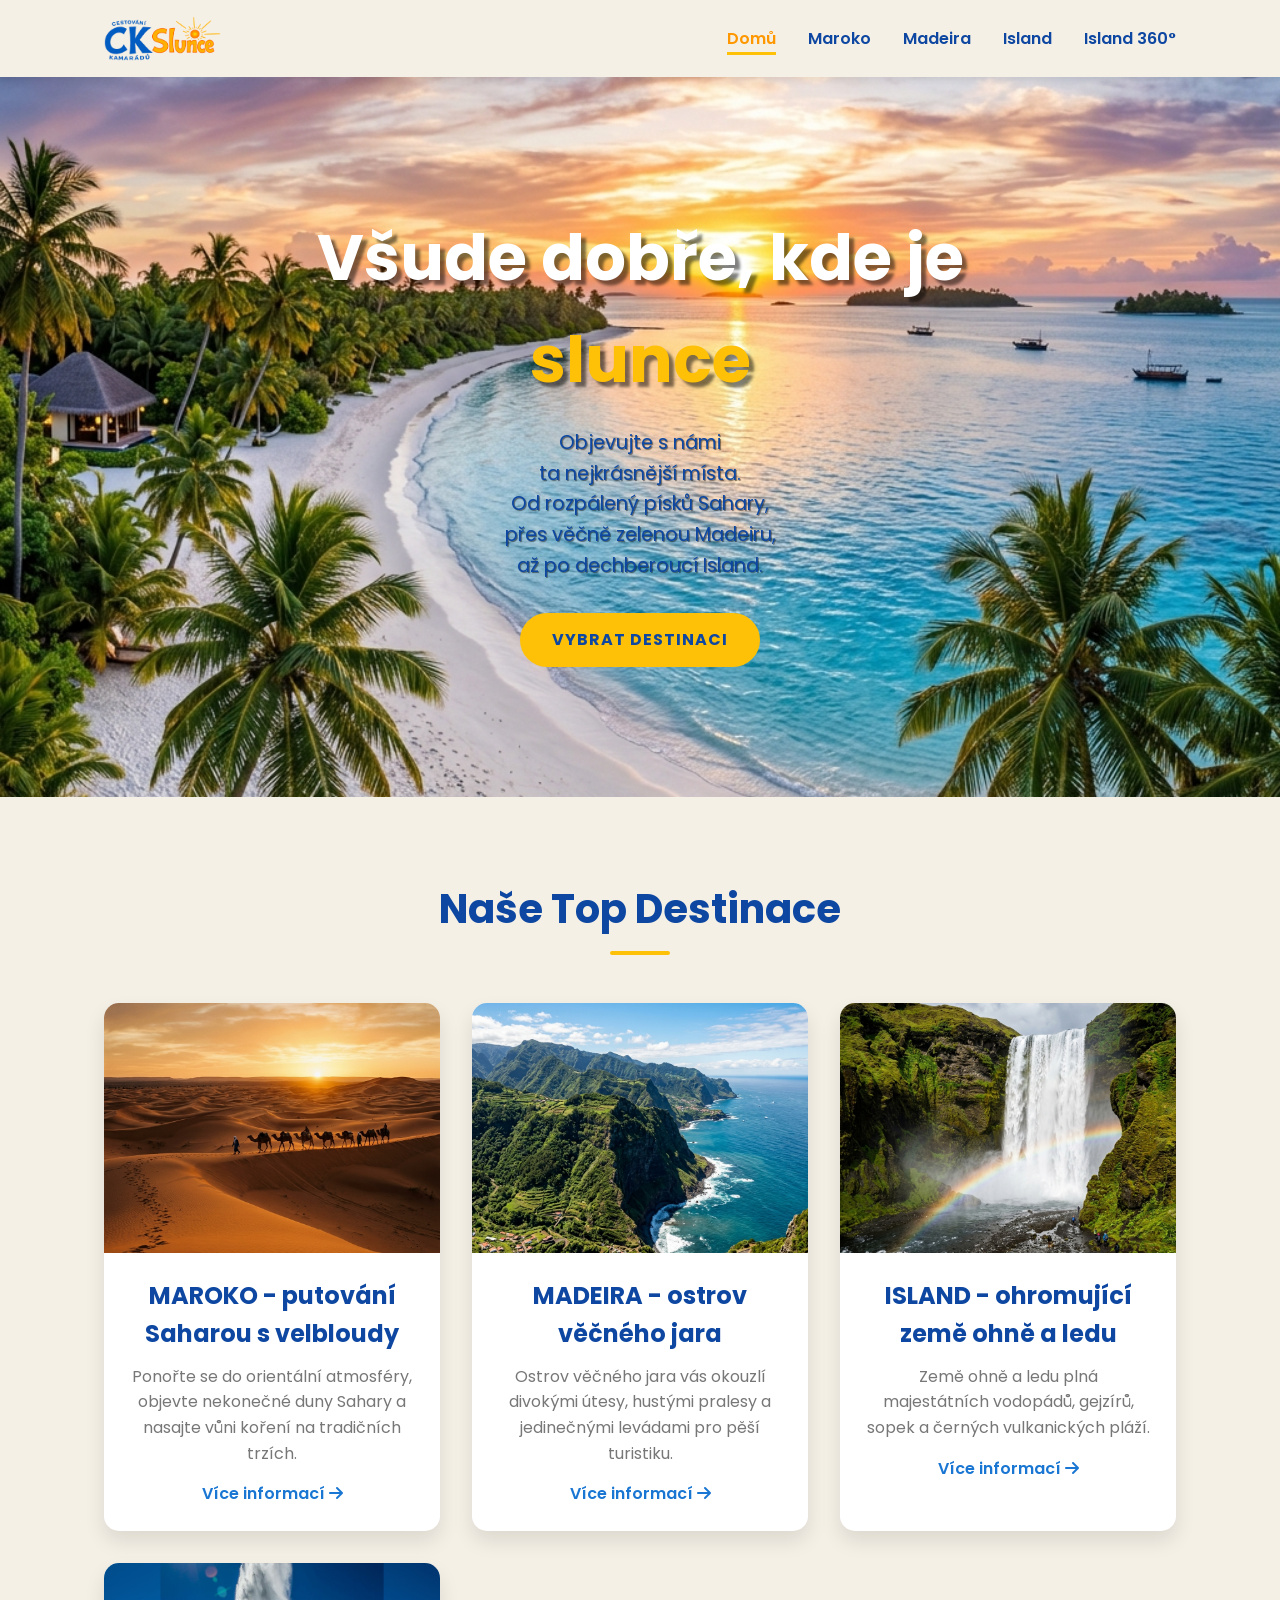
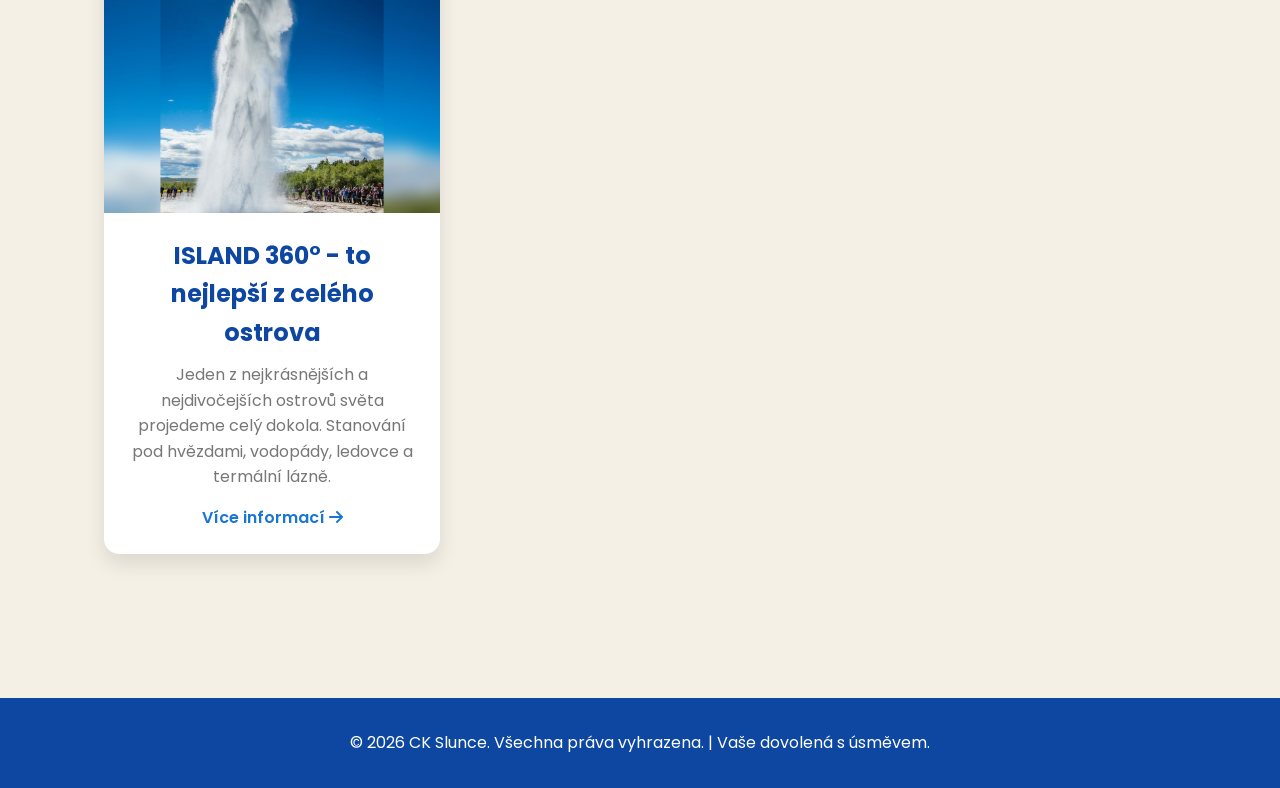
<file: index.html>
<!DOCTYPE html>
<html lang="cs">

<head>
    <meta charset="UTF-8">
    <meta name="viewport" content="width=device-width, initial-scale=1.0">
    <title>CK Slunce | Zážitkové cesty za dobrodružstvím</title>
    <meta name="description"
        content="Cestování kamarádů CK Slunce - nabízíme nezapomenutelné zájezdy do destinací jako Maroko, Madeira a Island.">
    <link rel="stylesheet" href="css/style.css">
    <link href="https://cdnjs.cloudflare.com/ajax/libs/font-awesome/6.0.0/css/all.min.css" rel="stylesheet">
    <!-- Strukturovaná data pro vyhledávače (SEO) -->
    <script type="application/ld+json">
    {
      "@context": "https://schema.org",
      "@type": "TravelAgency",
      "name": "CK Slunce",
      "alternateName": ["ckslunce", "Cestování kamarádů Slunce"],
      "url": "https://www.ckslunce.cz",
      "logo": "https://www.ckslunce.cz/images/logo_transparent.png",
      "description": "Zážitkové cesty za dobrodružstvím s CK Slunce. Nabízíme zájezdy do destinací jako Maroko, Madeira a Island."
    }
    </script>
</head>

<body>

    <header>
        <nav>
            <a href="index.html" class="logo">
                <img src="images/logo_transparent.png" alt="CK Slunce (ckslunce) logo">
            </a>
            <ul class="nav-links">
                <li><a href="index.html" class="active">Domů</a></li>
                <li><a href="maroko.html">Maroko</a></li>
                <li><a href="madeira.html">Madeira</a></li>
                <li><a href="island.html">Island</a></li>
                <li><a href="island360.html">Island 360°</a></li>
            </ul>
            <button class="menu-toggle" id="menu-toggle" aria-label="Menu" aria-expanded="false">
                <span></span>
                <span></span>
                <span></span>
            </button>
        </nav>
    </header>

    <section class="hero" style="background-image: url('images/background_0.jpg');">
        <div class="hero-content">
            <h1>Všude dobře, kde je <span>slunce</span></h1>
            <p>Objevujte s námi<br>
                ta nejkrásnější místa.<br>
                Od rozpálený písků Sahary, <br>
                přes věčně zelenou Madeiru,<br>
                až po dechberoucí Island.</p>
            <a href="#destinace" class="btn">Vybrat destinaci</a>
        </div>
    </section>

    <section id="destinace" class="destinations">
        <h2 class="section-title">Naše Top Destinace</h2>
        <div class="grid">

            <a href="maroko.html" class="card">
                <div class="card-img">
                    <img src="images/maroko_1.jpg" alt="Maroko zájezd">
                </div>
                <div class="card-content">
                    <h3>MAROKO - putování Saharou s velbloudy</h3>
                    <p>Ponořte se do orientální atmosféry, objevte nekonečné duny Sahary a nasajte vůni koření na
                        tradičních trzích.</p>
                    <span class="card-btn">Více informací <i class="fas fa-arrow-right"></i></span>
                </div>
            </a>

            <a href="madeira.html" class="card">
                <div class="card-img">
                    <img src="images/madeira_1.jpg" alt="Madeira zájezd">
                </div>
                <div class="card-content">
                    <h3>MADEIRA - ostrov věčného jara</h3>
                    <p>Ostrov věčného jara vás okouzlí divokými útesy, hustými pralesy a jedinečnými levádami pro pěší
                        turistiku.</p>
                    <span class="card-btn">Více informací <i class="fas fa-arrow-right"></i></span>
                </div>
            </a>

            <a href="island.html" class="card">
                <div class="card-img">
                    <img src="images/island_1.jpg" alt="Island zájezd">
                </div>
                <div class="card-content">
                    <h3>ISLAND - ohromující země ohně a ledu</h3>
                    <p>Země ohně a ledu plná majestátních vodopádů, gejzírů, sopek a černých vulkanických pláží.</p>
                    <span class="card-btn">Více informací <i class="fas fa-arrow-right"></i></span>
                </div>
            </a>

            <a href="island360.html" class="card">
                <div class="card-img">
                    <img src="images/island360_1.jpg" alt="Island 360 zájezd">
                </div>
                <div class="card-content">
                    <h3>ISLAND 360° - to nejlepší z celého ostrova</h3>
                    <p>Jeden z nejkrásnějších a nejdivočejších ostrovů světa projedeme celý dokola. Stanování pod hvězdami, vodopády, ledovce a termální lázně.</p>
                    <span class="card-btn">Více informací <i class="fas fa-arrow-right"></i></span>
                </div>
            </a>

        </div>
    </section>

    <footer>
        <p>&copy; 2026 CK Slunce. Všechna práva vyhrazena. | Vaše dovolená s úsměvem.</p>
    </footer>

    <script src="js/menu.js"></script>
</body>

</html>
</file>
<file: css/style.css>
@import url('https://fonts.googleapis.com/css2?family=Poppins:wght@300;400;600;700&display=swap');

:root {
    --primary-color: #FFC107;
    /* Slunečná žlutá */
    --primary-dark: #FF9800;
    /* Tmavší žlutá/oranžová */
    --secondary-color: #0D47A1;
    /* Tmavě modrá */
    --secondary-light: #1976D2;
    /* Světlejší modrá */
    --text-color: #333333;
    --text-light: #777777;
    #--bg-color: #F8F9FA;
    --bg-color: #f5f0e6;
    --white: #FFFFFF;
    --bezova: #f5f0e6;
    --shadow: 0 10px 20px rgba(0, 0, 0, 0.1);
}

* {
    margin: 0;
    padding: 0;
    box-sizing: border-box;
}

body {
    font-family: 'Poppins', sans-serif;
    color: var(--text-color);
    background-color: var(--bg-color);
    line-height: 1.6;
}

a {
    text-decoration: none;
    color: inherit;
}

/* Header & Navigation */
header {
    background-color: var(--bezova);
    box-shadow: 0 2px 10px rgba(0, 0, 0, 0.1);
    position: sticky;
    top: 0;
    z-index: 1000;
}

nav {
    display: flex;
    justify-content: space-between;
    align-items: center;
    padding: 1rem 5%;
    max-width: 1200px;
    margin: 0 auto;
}

.logo {
    display: flex;
    align-items: center;
}

.logo img {
    height: 45px;
    width: auto;
    display: block;
    transition: var(--transition);
}

.logo:hover img {
    transform: scale(1.03);
}

.nav-links {
    list-style: none;
    display: flex;
    gap: 2rem;
}

.nav-links a {
    font-weight: 600;
    color: var(--secondary-color);
    transition: var(--transition);
    position: relative;
    padding-bottom: 5px;
}

.nav-links a::after {
    content: '';
    position: absolute;
    width: 0;
    height: 3px;
    background-color: var(--primary-color);
    bottom: 0;
    left: 0;
    transition: var(--transition);
}

.nav-links a:hover::after,
.nav-links a.active::after {
    width: 100%;
}

.nav-links a:hover,
.nav-links a.active {
    color: var(--primary-dark);
}

/* Hero Section */
.hero {
    height: 80vh;
    background-size: cover;
    background-position: center;
    position: relative;
    display: flex;
    align-items: center;
    justify-content: center;
    text-align: center;
    color: var(--white);
}

.hero::before {
    content: '';
    position: absolute;
    top: 0;
    left: 0;
    width: 100%;
    height: 100%;
    background: rgba(13, 71, 161, -0.6);
}


.hero-content {
    position: relative;
    z-index: 1;
    max-width: 800px;
    padding: 2rem;
}

.hero h1 {
    font-size: 4rem;
    font-weight: 700;
    margin-bottom: 1rem;
    # text-shadow: 2px 2px 4px rgba(0, 0, 0, 0.5);
    text-shadow: 5px 5px 3px rgba(0, 0, 0, 0.5);
}

.hero h1 span {
    color: var(--primary-color);
}

.hero p {
    font-size: 1.2rem;
    margin-bottom: 2rem;
    text-shadow: 1px 1px 1px rgba(0, 0, 0, 0.5);
    color: var(--secondary-color);
}

.btn {
    display: inline-block;
    padding: 12px 30px;
    background-color: var(--primary-color);
    color: var(--secondary-color);
    border-radius: 30px;
    font-weight: 700;
    text-transform: uppercase;
    letter-spacing: 1px;
    transition: var(--transition);
    border: 2px solid var(--primary-color);
}

.btn:hover {
    background-color: transparent;
    color: var(--primary-color);
}

/* Destinations Grid (Home) */
.destinations {
    padding: 5rem 5%;
    max-width: 1200px;
    margin: 0 auto;
}

.section-title {
    text-align: center;
    font-size: 2.5rem;
    color: var(--secondary-color);
    margin-bottom: 3rem;
    position: relative;
}

.section-title::after {
    content: '';
    display: block;
    width: 60px;
    height: 4px;
    background-color: var(--primary-color);
    margin: 10px auto 0;
    border-radius: 2px;
}

.grid {
    display: grid;
    grid-template-columns: repeat(auto-fit, minmax(300px, 1fr));
    gap: 2rem;
}

.card {
    background: var(--white);
    border-radius: 15px;
    overflow: hidden;
    box-shadow: var(--shadow);
    transition: var(--transition);
    cursor: pointer;
}

.card:hover {
    transform: translateY(-10px);
    box-shadow: 0 15px 30px rgba(0, 0, 0, 0.2);
}

.card-img {
    height: 250px;
    overflow: hidden;
}

.card-img img {
    width: 100%;
    height: 100%;
    object-fit: cover;
    transition: transform 0.5s ease;
}

.card:hover .card-img img {
    transform: scale(1.1);
}

.card-content {
    padding: 1.5rem;
    text-align: center;
}

.card-content h3 {
    font-size: 1.5rem;
    color: var(--secondary-color);
    margin-bottom: 10px;
}

.card-content p {
    color: var(--text-light);
    margin-bottom: 15px;
}

.card-btn {
    display: inline-block;
    color: var(--secondary-light);
    font-weight: 600;
    transition: var(--transition);
}

.card-btn:hover {
    color: var(--primary-dark);
}

/* Destination Pages Specific */
.dest-page {
    padding: 4rem 5%;
    max-width: 1200px;
    margin: 0 auto;
}

.dest-header {
    text-align: center;
    margin-bottom: 3rem;
}

.dest-header h1 {
    font-size: 3rem;
    color: var(--secondary-color);
    margin-bottom: 1rem;
}

.dest-desc {
    font-size: 1.1rem;
    color: var(--text-color);
    max-width: 800px;
    margin: 0 auto 3rem;
    text-align: center;
}

.gallery {
    display: grid;
    grid-template-columns: repeat(auto-fit, minmax(400px, 1fr));
    gap: 2rem;
}

.gallery img {
    width: 100%;
    height: 400px;
    object-fit: cover;
    border-radius: 15px;
    box-shadow: var(--shadow);
    transition: var(--transition);
    cursor: pointer;
}

.gallery img:hover {
    transform: scale(1.02);
}

/* Footer */
footer {
    background-color: var(--secondary-color);
    color: var(--white);
    text-align: center;
    padding: 2rem 5%;
    margin-top: 4rem;
}

/* Modal Popup styles */
.modal-overlay {
    position: fixed;
    top: 0;
    left: 0;
    width: 100%;
    height: 100%;
    background: rgba(13, 71, 161, 0.4);
    backdrop-filter: blur(8px);
    -webkit-backdrop-filter: blur(8px);
    display: flex;
    justify-content: center;
    align-items: center;
    z-index: 2000;
    opacity: 0;
    pointer-events: none;
    transition: opacity 0.4s ease;
}

.modal-overlay.active {
    opacity: 1;
    pointer-events: all;
}

.modal-container {
    background: var(--white);
    width: 90%;
    max-width: 800px;
    max-height: 85vh;
    border-radius: 20px;
    box-shadow: 0 20px 50px rgba(13, 71, 161, 0.15);
    overflow-y: auto;
    position: relative;
    transform: scale(0.9) translateY(20px);
    transition: transform 0.4s cubic-bezier(0.165, 0.84, 0.44, 1);
    padding: 2.5rem;
}

.modal-overlay.active .modal-container {
    transform: scale(1) translateY(0);
}

.modal-close {
    position: absolute;
    top: 1.5rem;
    right: 1.5rem;
    font-size: 1.5rem;
    color: var(--text-light);
    cursor: pointer;
    transition: var(--transition);
    border: none;
    background: transparent;
    width: 40px;
    height: 40px;
    border-radius: 50%;
    display: flex;
    align-items: center;
    justify-content: center;
    background: var(--bg-color);
}

.modal-close:hover {
    color: var(--secondary-color);
    background: var(--primary-color);
    transform: rotate(90deg);
}

.modal-header {
    margin-bottom: 2rem;
    border-bottom: 2px solid var(--bg-color);
    padding-bottom: 1.5rem;
}

.modal-header h2 {
    color: var(--secondary-color);
    font-size: 2.2rem;
    font-weight: 700;
}

.modal-meta {
    display: flex;
    flex-wrap: wrap;
    gap: 1.5rem;
    margin-top: 1rem;
    font-size: 1.05rem;
}

.modal-meta-item {
    display: flex;
    align-items: center;
    gap: 10px;
    font-weight: 600;
    color: var(--secondary-light);
    background: rgba(25, 118, 210, 0.05);
    padding: 6px 16px;
    border-radius: 20px;
}

.modal-meta-item i {
    color: var(--primary-dark);
}

.modal-body {
    display: flex;
    flex-direction: column;
    gap: 1.5rem;
}

.modal-body h3 {
    color: var(--secondary-color);
    font-size: 1.4rem;
    border-left: 4px solid var(--primary-color);
    padding-left: 10px;
    margin-top: 0.5rem;
}

.program-timeline {
    position: relative;
    border-left: 2px solid rgba(25, 118, 210, 0.2);
    padding-left: 2rem;
    margin-left: 10px;
    margin-top: 1.5rem;
}

.program-day {
    position: relative;
    margin-bottom: 2rem;
}

.program-day:last-child {
    margin-bottom: 0;
}

.program-day::before {
    content: '';
    position: absolute;
    left: calc(-2rem - 7px);
    top: 6px;
    width: 12px;
    height: 12px;
    border-radius: 50%;
    background-color: var(--primary-color);
    border: 3px solid var(--white);
    box-shadow: 0 0 0 3px var(--secondary-light);
    transition: var(--transition);
}

.program-day:hover::before {
    background-color: var(--secondary-color);
    box-shadow: 0 0 0 3px var(--primary-color);
}

.program-day h4 {
    font-size: 1.15rem;
    color: var(--secondary-color);
    margin-bottom: 6px;
}

.program-day p {
    color: var(--text-color);
    font-size: 0.95rem;
}

.modal-footer {
    margin-top: 2.5rem;
    display: flex;
    justify-content: flex-end;
    gap: 1rem;
    border-top: 2px solid var(--bg-color);
    padding-top: 1.5rem;
}

/* Prevent scrolling when modal is open */
body.modal-open {
    overflow: hidden;
}

/* Form styles inside modal */
.inquiry-form {
    margin-top: 0.5rem;
    display: flex;
    flex-direction: column;
    gap: 1.2rem;
}

.form-intro {
    font-size: 0.95rem;
    color: var(--text-light);
    margin-bottom: 0.5rem;
}

.form-group {
    display: flex;
    flex-direction: column;
    gap: 6px;
}

.form-group label {
    font-size: 0.9rem;
    font-weight: 600;
    color: var(--secondary-color);
}

.form-group input,
.form-group textarea {
    padding: 12px 16px;
    border: 1.5px solid rgba(13, 71, 161, 0.15);
    border-radius: 10px;
    font-family: inherit;
    font-size: 0.95rem;
    color: var(--text-color);
    background-color: var(--bg-color);
    transition: var(--transition);
    width: 100%;
}

.form-group input[readonly] {
    background-color: rgba(25, 118, 210, 0.05);
    border-color: rgba(25, 118, 210, 0.1);
    color: var(--secondary-color);
    font-weight: 600;
    cursor: not-allowed;
}

.form-group input:focus,
.form-group textarea:focus {
    outline: none;
    border-color: var(--secondary-light);
    background-color: var(--white);
    box-shadow: 0 0 0 3px rgba(25, 118, 210, 0.15);
}

.form-row {
    display: grid;
    grid-template-columns: 1fr 1fr;
    gap: 1.2rem;
}

.form-actions {
    display: flex;
    justify-content: flex-end;
    gap: 1rem;
    margin-top: 1rem;
    border-top: 2px solid var(--bg-color);
    padding-top: 1.5rem;
}

.btn-secondary {
    background-color: transparent !important;
    color: var(--secondary-color) !important;
    border-color: var(--secondary-color) !important;
}

.btn-secondary:hover {
    background-color: var(--bg-color) !important;
}

@media (max-width: 600px) {
    .form-row {
        grid-template-columns: 1fr;
        gap: 1.2rem;
    }
}

/* Hamburger Toggle Button */
.menu-toggle {
    display: none;
    flex-direction: column;
    justify-content: space-between;
    width: 30px;
    height: 21px;
    background: transparent;
    border: none;
    cursor: pointer;
    padding: 0;
    z-index: 1100;
}

.menu-toggle span {
    display: block;
    width: 100%;
    height: 3px;
    background-color: var(--secondary-color);
    border-radius: 3px;
    transition: transform 0.3s cubic-bezier(0.645, 0.045, 0.355, 1),
        opacity 0.3s ease,
        background-color 0.3s ease;
}

.menu-toggle.active span:nth-child(1) {
    transform: translateY(9px) rotate(45deg);
    background-color: var(--primary-dark);
}

.menu-toggle.active span:nth-child(2) {
    opacity: 0;
    transform: scaleX(0);
}

.menu-toggle.active span:nth-child(3) {
    transform: translateY(-9px) rotate(-45deg);
    background-color: var(--primary-dark);
}

body.menu-open {
    overflow: hidden;
}

/* Responsive */
@media (max-width: 768px) {
    .menu-toggle {
        display: flex;
    }

    .nav-links {
        position: fixed;
        top: 0;
        right: -100%;
        width: 100%;
        height: 100vh;
        background-color: rgba(245, 240, 230, 0.96);
        backdrop-filter: blur(10px);
        -webkit-backdrop-filter: blur(10px);
        display: flex;
        flex-direction: column;
        justify-content: center;
        align-items: center;
        gap: 2.5rem;
        transition: right 0.4s cubic-bezier(0.77, 0, 0.175, 1);
        z-index: 1050;
        box-shadow: -5px 0 15px rgba(0, 0, 0, 0.05);
        padding: 2rem;
    }

    .nav-links.active {
        right: 0;
    }

    .nav-links li {
        opacity: 0;
        transform: translateY(20px);
        transition: opacity 0.4s ease, transform 0.4s ease;
    }

    .nav-links.active li {
        opacity: 1;
        transform: translateY(0);
    }

    .nav-links.active li:nth-child(1) {
        transition-delay: 0.1s;
    }

    .nav-links.active li:nth-child(2) {
        transition-delay: 0.15s;
    }

    .nav-links.active li:nth-child(3) {
        transition-delay: 0.2s;
    }

    .nav-links.active li:nth-child(4) {
        transition-delay: 0.25s;
    }

    .nav-links a {
        font-size: 1.8rem;
        font-weight: 700;
        color: var(--secondary-color);
        padding: 10px 20px;
    }

    .hero h1 {
        font-size: 2.5rem;
    }

    .gallery {
        grid-template-columns: 1fr;
    }

    .modal-container {
        padding: 1.5rem;
        width: 95%;
    }

    .modal-header h2 {
        font-size: 1.8rem;
    }

    .modal-meta {
        gap: 0.8rem;
    }

    .modal-meta-item {
        font-size: 0.9rem;
        padding: 4px 12px;
    }
}

/* Destination actions layout */
.dest-actions {
    display: flex;
    justify-content: center;
    gap: 1.2rem;
    flex-wrap: wrap;
    margin-top: 1.5rem;
}

.btn-gallery {
    background-color: var(--secondary-color) !important;
    color: var(--white) !important;
    border-color: var(--secondary-color) !important;
}

.btn-gallery:hover {
    background-color: transparent !important;
    color: var(--secondary-color) !important;
}

/* Lightbox styles */
.lightbox-overlay {
    position: fixed;
    top: 0;
    left: 0;
    width: 100%;
    height: 100%;
    background: rgba(0, 0, 0, 0.95);
    backdrop-filter: blur(10px);
    -webkit-backdrop-filter: blur(10px);
    display: flex;
    justify-content: center;
    align-items: center;
    z-index: 3000;
    opacity: 0;
    pointer-events: none;
    transition: opacity 0.4s ease;
}

.lightbox-overlay.active {
    opacity: 1;
    pointer-events: all;
}

.lightbox-content {
    position: relative;
    max-width: 85%;
    max-height: 80vh;
    display: flex;
    flex-direction: column;
    align-items: center;
    justify-content: center;
}

.lightbox-content img {
    max-width: 100%;
    max-height: 75vh;
    object-fit: contain;
    border-radius: 8px;
    box-shadow: 0 10px 30px rgba(0, 0, 0, 0.5);
    user-select: none;
    -webkit-user-drag: none;
}

.lightbox-caption {
    color: var(--white);
    margin-top: 15px;
    font-size: 1.1rem;
    font-weight: 500;
    text-align: center;
    text-shadow: 1px 1px 3px rgba(0, 0, 0, 0.8);
}

.lightbox-counter {
    color: rgba(255, 255, 255, 0.6);
    font-size: 0.9rem;
    margin-top: 5px;
}

/* Lightbox Controls */
.lightbox-close,
.lightbox-prev,
.lightbox-next {
    position: absolute;
    background: rgba(255, 255, 255, 0.1);
    border: none;
    color: var(--white);
    cursor: pointer;
    display: flex;
    align-items: center;
    justify-content: center;
    border-radius: 50%;
    transition: var(--transition);
    z-index: 3100;
}

.lightbox-close:hover,
.lightbox-prev:hover,
.lightbox-next:hover {
    background: var(--primary-color) !important;
    color: var(--secondary-color) !important;
}

.lightbox-close {
    top: 2rem;
    right: 2rem;
    width: 50px;
    height: 50px;
    font-size: 1.5rem;
}

.lightbox-prev {
    left: 2rem;
    width: 60px;
    height: 60px;
    font-size: 1.8rem;
}

.lightbox-next {
    right: 2rem;
    width: 60px;
    height: 60px;
    font-size: 1.8rem;
}

/* Responsive lightbox controls for smaller screens */
@media (max-width: 768px) {
    .lightbox-prev {
        left: 0.5rem;
        width: 45px;
        height: 45px;
        font-size: 1.2rem;
    }

    .lightbox-next {
        right: 0.5rem;
        width: 45px;
        height: 45px;
        font-size: 1.2rem;
    }

    .lightbox-close {
        top: 1rem;
        right: 1rem;
        width: 40px;
        height: 40px;
        font-size: 1.1rem;
    }
}

/* Program highlights list */
.program-highlights {
    list-style: none;
    display: flex;
    flex-direction: column;
    gap: 12px;
    margin-top: 1rem;
    padding-left: 0;
}

.program-highlights li {
    display: flex;
    align-items: flex-start;
    gap: 12px;
    font-size: 1rem;
    line-height: 1.55;
}

.program-highlights li i {
    color: var(--primary-dark);
    margin-top: 4px;
    font-size: 1.1rem;
    flex-shrink: 0;
}

/* Pricing Info styling (Included / Excluded) */
.price-info-container {
    display: grid;
    grid-template-columns: 1fr 1fr;
    gap: 1.5rem;
    margin-top: 1.8rem;
}

.price-info-box {
    padding: 1.5rem;
    border-radius: 12px;
    background: var(--bg-color);
    box-shadow: 0 4px 6px rgba(0, 0, 0, 0.02);
}

.price-info-box.included {
    border-left: 5px solid #2e7d32;
    /* Rich Green */
}

.price-info-box.excluded {
    border-left: 5px solid #d32f2f;
    /* Rich Red */
}

.price-info-box h4 {
    color: var(--secondary-color);
    font-size: 1.15rem;
    margin-bottom: 1rem;
    display: flex;
    align-items: center;
    gap: 10px;
}

.price-info-box.included h4 i {
    color: #2e7d32;
}

.price-info-box.excluded h4 i {
    color: #d32f2f;
}

.price-info-box ul {
    list-style: none;
    display: flex;
    flex-direction: column;
    gap: 10px;
    padding-left: 0;
}

.price-info-box ul li {
    display: flex;
    align-items: flex-start;
    gap: 10px;
    font-size: 0.95rem;
    color: var(--text-color);
}

.price-info-box ul li i {
    margin-top: 3px;
    font-size: 1rem;
    flex-shrink: 0;
}

.price-info-box.included ul li i {
    color: #2e7d32;
}

.price-info-box.excluded ul li i {
    color: #d32f2f;
}

@media (max-width: 650px) {
    .price-info-container {
        grid-template-columns: 1fr;
        gap: 1.2rem;
    }
}
</file>
